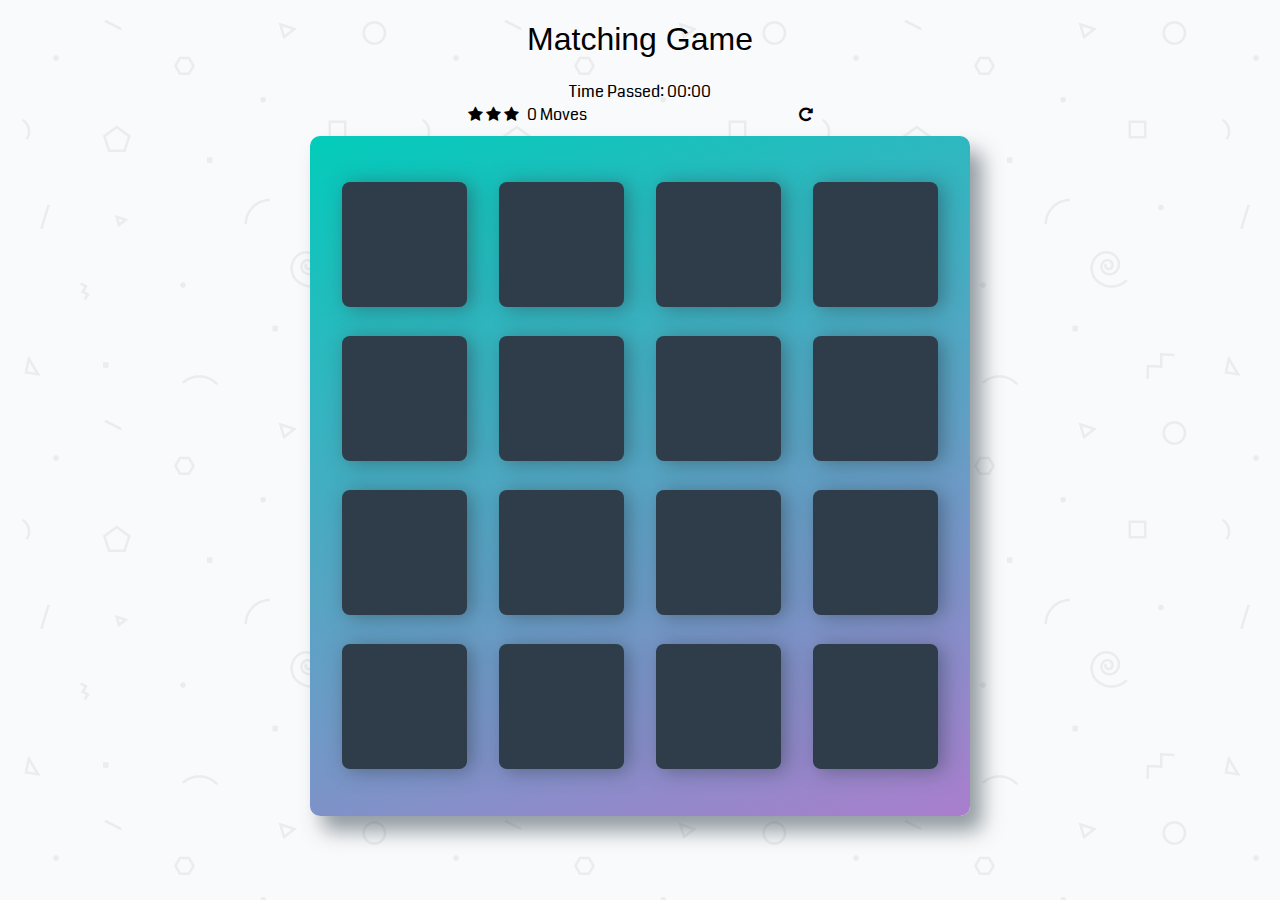
<file: index.html>
<!doctype html>
<html lang="en">
<head>
    <meta charset="utf-8">
    <title>Matching Game</title>
    <meta name="description" content="">
    <link rel="stylesheet prefetch" href="https://maxcdn.bootstrapcdn.com/font-awesome/4.6.1/css/font-awesome.min.css">
    <link rel="stylesheet prefetch" href="https://fonts.googleapis.com/css?family=Coda">
    <link rel="stylesheet" href="css/app.css">
</head>
<body>
    <!-- The Modal -->
    <div id="myModal" class="modal">
      <!-- Modal content -->
      <div class="modal-content">
        <div class='item' style="font-size:50px"><b>Congratuations! You Won!</b> </div>
        <div class='item' style="margin-bottom:10px"> It takes <span class="movesResult"></span> moves, and <span class="timeResult"></span> to finish the game.
        you got <span class="starResult"></span> stars. </div>
        <div class='item'> <button type="button" class="button">Play Again </button> </div>
      </div>
    </div>


    <div class="container">
        <header>
            <h1>Matching Game</h1>
        </header>

        <div class="time-text-block"> <span class="time-text">Time Passed:</span> <span class="timer"></span> </div>
        <section class="score-panel">

        	<ul class="stars">
        		<li class="star" data-color="black"><i class="fa fa-star"></i></li>
        		<li class="star" data-color="black"><i class="fa fa-star"></i></li>
        		<li class="star" data-color="black"><i class="fa fa-star"></i></li>
        	</ul>

        	<span class="moves"></span> Moves

            <div class="restart">
        		<i class="fa fa-repeat"></i>
        	</div>
        </section>

        <ul class="deck">

        </ul>
    </div>


    <script src="js/app.js"></script>
</body>
</html>
</file>
<file: css/app.css>
html {
    box-sizing: border-box;
}

*,
*::before,
*::after {
    box-sizing: inherit;
}

html,
body {
    width: 100%;
    height: 100%;
    margin: 0;
    padding: 0;
}

body {
    background: #ffffff url('../img/geometry2.png'); /* Background pattern from Subtle Patterns */
    font-family: 'Coda', cursive;
}

.container {
    display: flex;
    justify-content: center;
    align-items: center;
    flex-direction: column;
}




h1 {
    font-family: 'Open Sans', sans-serif;
    font-weight: 300;
}

/*
 * Styles for the deck of cards
 */

.deck {
    width: 660px;
    min-height: 680px;
    background: linear-gradient(160deg, #02ccba 0%, #aa7ecd 100%);
    padding: 32px;
    border-radius: 10px;
    box-shadow: 12px 15px 20px 0 rgba(46, 61, 73, 0.5);
    display: flex;
    flex-wrap: wrap;
    justify-content: space-between;
    align-items: center;
    margin: 0 0 3em;
}

.deck .card {
    height: 125px;
    width: 125px;
    background: #2e3d49;
    font-size: 0;
    color: #ffffff;
    border-radius: 8px;
    cursor: pointer;
    display: flex;
    justify-content: center;
    align-items: center;
    box-shadow: 5px 2px 20px 0 rgba(46, 61, 73, 0.5);
}

.deck .card.open {
    /* transform: rotateY(0); */
    background: #02b3e4;
    cursor: default;
}

.deck .card.show {
    font-size: 33px;
}

.deck .card.match {
    cursor: default;
    background: #02ccba;
    font-size: 33px;
}

/*
 * Styles for the Score Panel
 */

.score-panel {
    text-align: left;
    width: 345px;
    margin-bottom: 10px;
}

.score-panel .stars {
    margin: 0;
    padding: 0;
    display: inline-block;
    margin: 0 5px 0 0;
}

.score-panel .stars li {
    list-style: none;
    display: inline-block;
}

.score-panel .restart {
    float: right;
    cursor: pointer;
}

/* The Modal  */
.modal {
  display: none;
  position: fixed;
  top: 0;
  right: 0;
  bottom: 0;
  left: 0;
  overflow: hidden;
  background-color: white;
  justify-content: center;
  align-items: center;
  flex-direction: column;
}

.modal-content {
  position: absolute;
  border-radius: 0;
  box-shadow: none;
  align-items: center;
}

.modal-content div {
  text-align: center;
}



.button {
	background-color:#44c767;
	-moz-border-radius:28px;
	-webkit-border-radius:28px;
	border-radius:28px;
	border:1px solid #18ab29;
	display:inline-block;
	cursor:pointer;
	color:#ffffff;
	font-family:Arial;
	font-size:17px;
	padding:16px 31px;
	text-decoration:none;
	text-shadow:0px 1px 0px #2f6627;
}

.button:hover {
	background-color:#5cbf2a;
}
</file>
